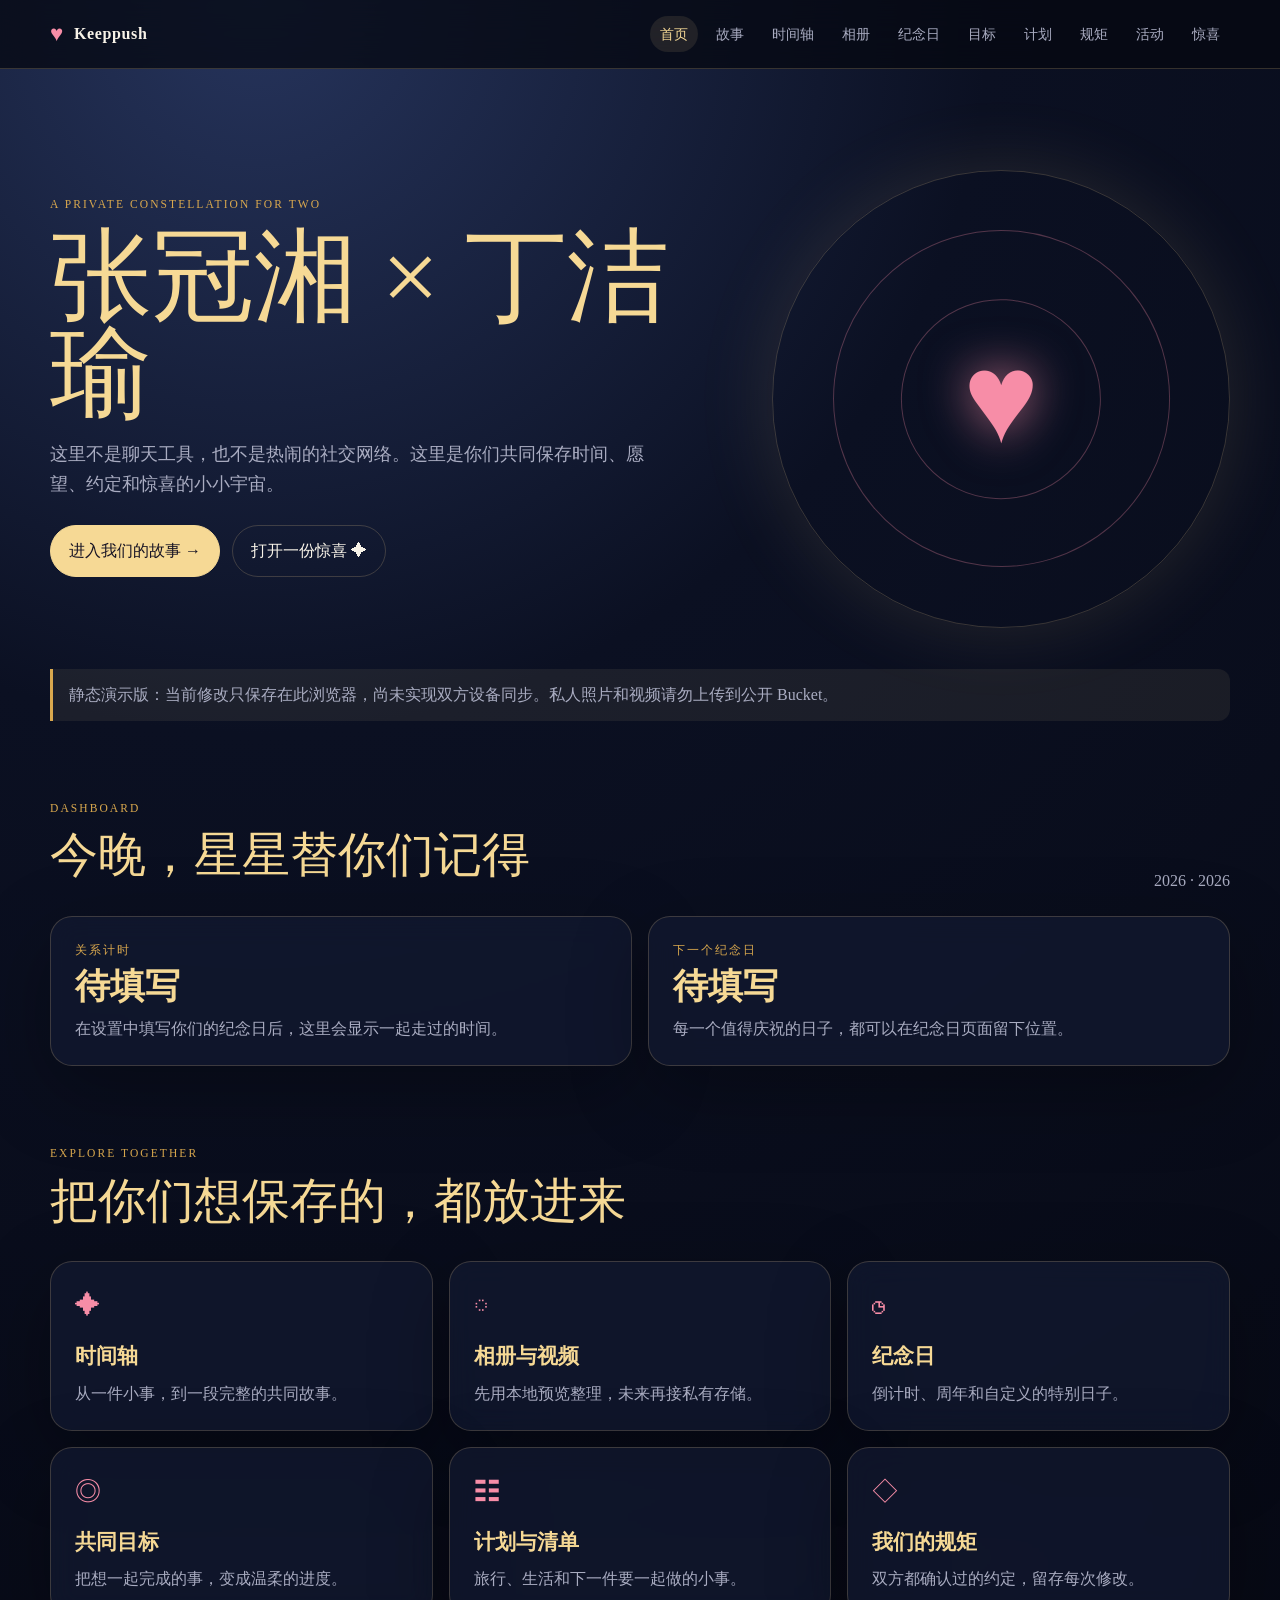
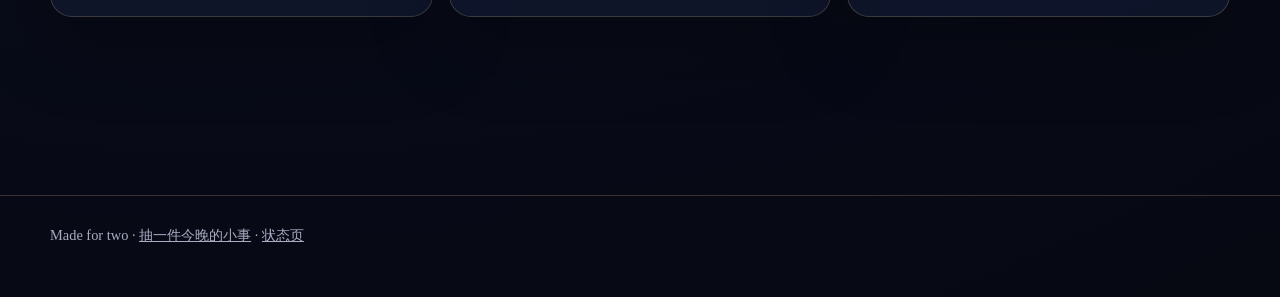
<file: index.html>
<!doctype html><html lang="zh-CN"><head><meta charset="utf-8"><meta name="viewport" content="width=device-width,initial-scale=1"><meta name="description" content="张冠湘与丁洁瑜的共同纪念空间"><title>两个人的小宇宙 · Keeppush</title><link rel="stylesheet" href="assets/css/theme.css"></head><body><div class="stars"></div><header class="topbar"><div class="shell nav"><a class="brand" href="index.html"><span class="brand-mark">♥</span>Keeppush</a><nav class="navlinks" data-nav></nav></div></header><main class="shell"><section class="hero"><div><div class="eyebrow">A private constellation for two</div><h1 data-couple>张冠湘 × 丁洁瑜<span>把重要的照片、计划和那些值得记住的日子，放在同一个安静的地方。</span></h1><p class="lede">这里不是聊天工具，也不是热闹的社交网络。这里是你们共同保存时间、愿望、约定和惊喜的小小宇宙。</p><div class="actions"><a class="button primary" href="story.html">进入我们的故事 →</a><a class="button ghost" href="surprise.html">打开一份惊喜 ✦</a></div></div><div class="hero-orbit"><div class="heart">♥</div></div></section><div class="notice">静态演示版：当前修改只保存在此浏览器，尚未实现双方设备同步。私人照片和视频请勿上传到公开 Bucket。</div><section class="section"><div class="section-head"><div><div class="eyebrow">Dashboard</div><h2>今晚，星星替你们记得</h2></div><span class="muted">2026 · <span data-year></span></span></div><div class="grid two"><article class="card"><div class="eyebrow">关系计时</div><div class="stat">待填写</div><p>在设置中填写你们的纪念日后，这里会显示一起走过的时间。</p></article><article class="card"><div class="eyebrow">下一个纪念日</div><div class="stat">待填写</div><p>每一个值得庆祝的日子，都可以在纪念日页面留下位置。</p></article></div></section><section class="section"><div class="section-head"><div><div class="eyebrow">Explore together</div><h2>把你们想保存的，都放进来</h2></div></div><div class="grid"><a class="card card-link" href="timeline.html"><div class="icon">✦</div><h3>时间轴</h3><p>从一件小事，到一段完整的共同故事。</p></a><a class="card card-link" href="memories.html"><div class="icon">◌</div><h3>相册与视频</h3><p>先用本地预览整理，未来再接私有存储。</p></a><a class="card card-link" href="anniversary.html"><div class="icon">◷</div><h3>纪念日</h3><p>倒计时、周年和自定义的特别日子。</p></a><a class="card card-link" href="goals.html"><div class="icon">◎</div><h3>共同目标</h3><p>把想一起完成的事，变成温柔的进度。</p></a><a class="card card-link" href="plans.html"><div class="icon">☷</div><h3>计划与清单</h3><p>旅行、生活和下一件要一起做的小事。</p></a><a class="card card-link" href="rules.html"><div class="icon">◇</div><h3>我们的规矩</h3><p>双方都确认过的约定，留存每次修改。</p></a></div></section></main><footer class="footer"><div class="shell">Made for two · <a href="activities.html" class="muted">抽一件今晚的小事</a> · <a href="error.html" class="muted">状态页</a></div></footer><script src="assets/js/data.js"></script><script src="assets/js/site.js"></script><script src="assets/js/page-index.js"></script></body></html>
</file>
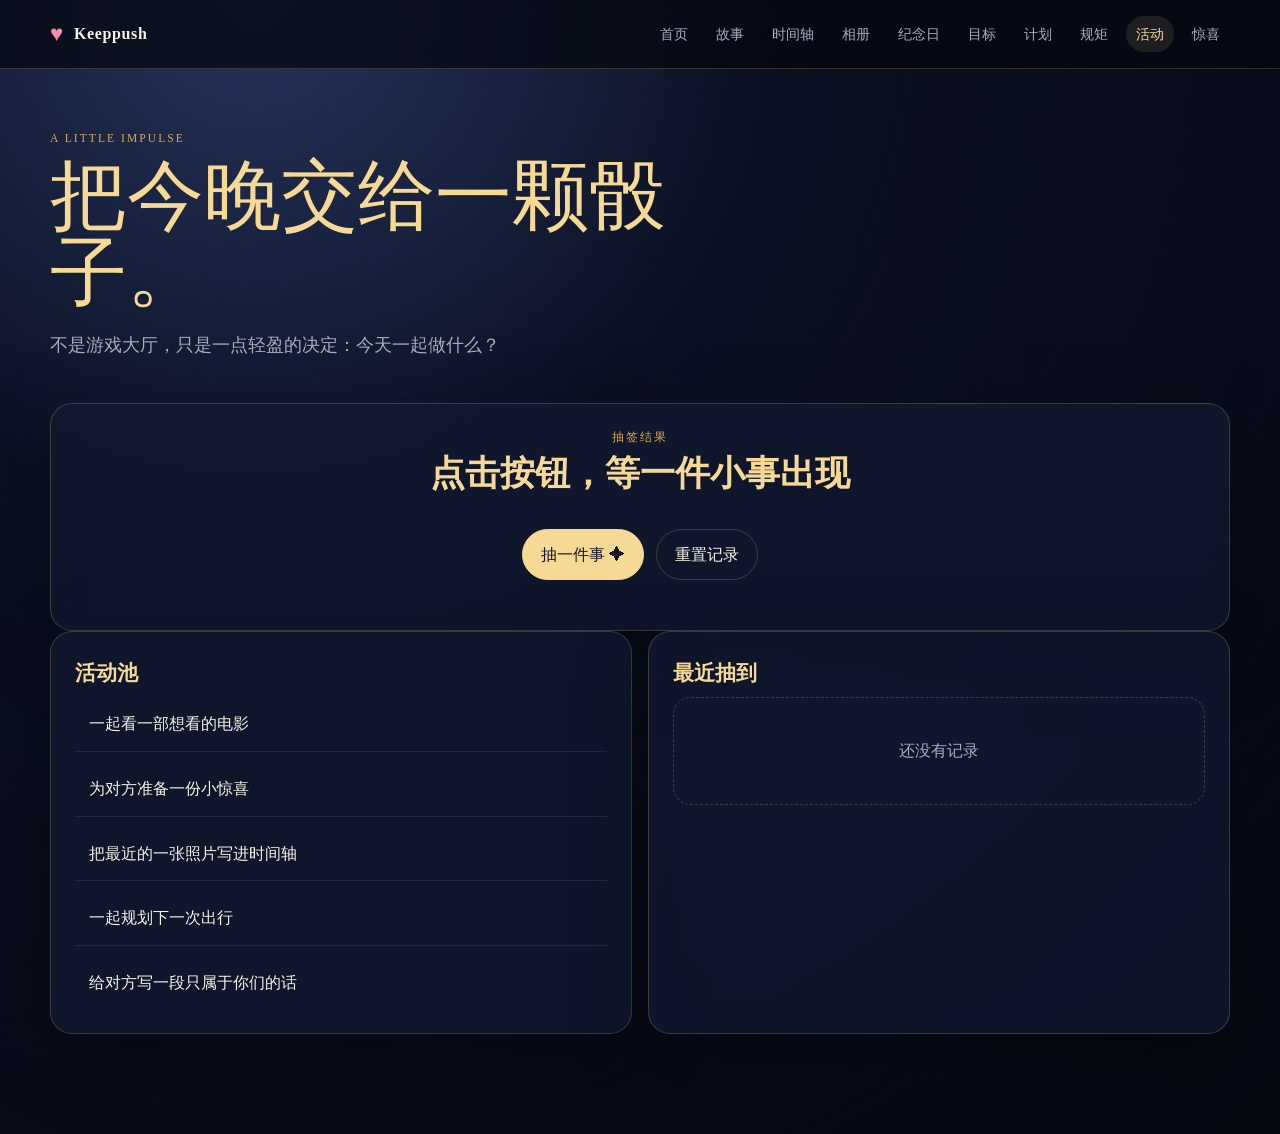
<file: activities.html>
<!doctype html><html lang="zh-CN"><head><meta charset="utf-8"><meta name="viewport" content="width=device-width,initial-scale=1"><title>随机活动 · Keeppush</title><link rel="stylesheet" href="assets/css/theme.css"></head><body><div class="stars"></div><header class="topbar"><div class="shell nav"><a class="brand" href="index.html"><span class="brand-mark">♥</span>Keeppush</a><nav class="navlinks" data-nav></nav></div></header><main class="shell"><section class="page-title"><div class="eyebrow">A little impulse</div><h1>把今晚交给一颗骰子。</h1><p class="lede">不是游戏大厅，只是一点轻盈的决定：今天一起做什么？</p></section><div class="card" style="text-align:center"><div class="eyebrow">抽签结果</div><div class="stat" id="activity-result">点击按钮，等一件小事出现</div><div class="actions" style="justify-content:center"><button class="button primary" id="draw-activity">抽一件事 ✦</button><button class="button ghost" id="reset-activity">重置记录</button></div></div><section class="grid two"><div class="card"><h3>活动池</h3><div class="list" id="activity-list"></div></div><div class="card"><h3>最近抽到</h3><div class="list" id="activity-history"><div class="empty">还没有记录</div></div></div></section></main><script src="assets/js/data.js"></script><script src="assets/js/site.js"></script><script src="assets/js/page-activities.js"></script></body></html>
</file>
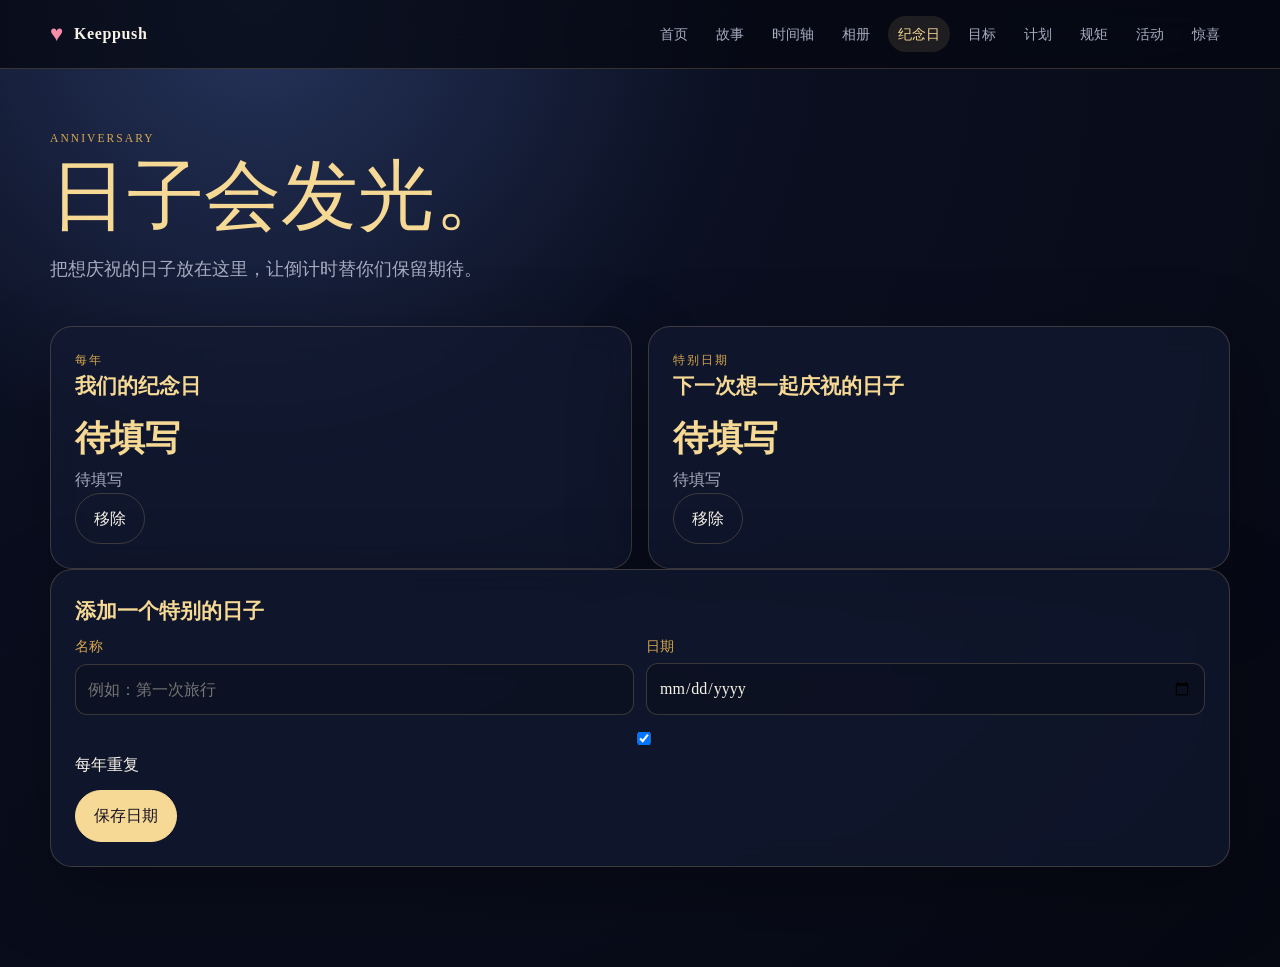
<file: anniversary.html>
<!doctype html><html lang="zh-CN"><head><meta charset="utf-8"><meta name="viewport" content="width=device-width,initial-scale=1"><title>纪念日 · Keeppush</title><link rel="stylesheet" href="assets/css/theme.css"></head><body><div class="stars"></div><header class="topbar"><div class="shell nav"><a class="brand" href="index.html"><span class="brand-mark">♥</span>Keeppush</a><nav class="navlinks" data-nav></nav></div></header><main class="shell"><section class="page-title"><div class="eyebrow">Anniversary</div><h1>日子会发光。</h1><p class="lede">把想庆祝的日子放在这里，让倒计时替你们保留期待。</p></section><div class="grid two" id="anniversary-list"></div><section class="card"><h3>添加一个特别的日子</h3><form id="anniversary-form"><div class="form-row"><div class="field"><label for="ann-name">名称</label><input id="ann-name" required placeholder="例如：第一次旅行"></div><div class="field"><label for="ann-date">日期</label><input id="ann-date" type="date" required></div></div><label class="field"><span><input id="ann-repeat" type="checkbox" checked> 每年重复</span></label><button class="button primary">保存日期</button></form></section></main><script src="assets/js/data.js"></script><script src="assets/js/site.js"></script><script src="assets/js/page-anniversary.js"></script></body></html>
</file>
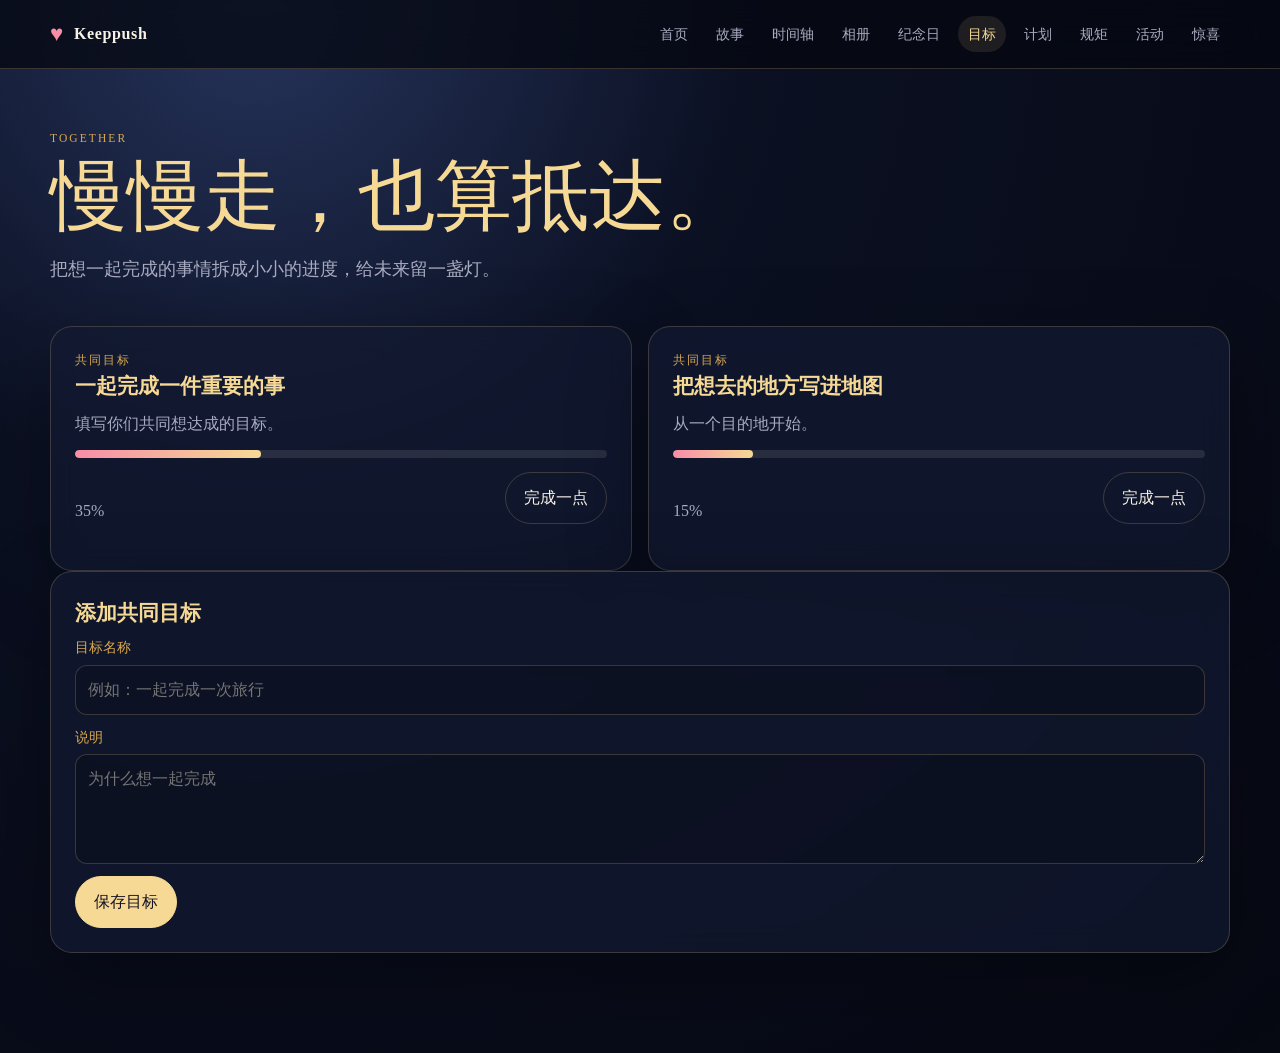
<file: goals.html>
<!doctype html><html lang="zh-CN"><head><meta charset="utf-8"><meta name="viewport" content="width=device-width,initial-scale=1"><title>共同目标 · Keeppush</title><link rel="stylesheet" href="assets/css/theme.css"></head><body><div class="stars"></div><header class="topbar"><div class="shell nav"><a class="brand" href="index.html"><span class="brand-mark">♥</span>Keeppush</a><nav class="navlinks" data-nav></nav></div></header><main class="shell"><section class="page-title"><div class="eyebrow">Together</div><h1>慢慢走，也算抵达。</h1><p class="lede">把想一起完成的事情拆成小小的进度，给未来留一盏灯。</p></section><div class="grid two" id="goals-list"></div><section class="card"><h3>添加共同目标</h3><form id="goal-form"><div class="field"><label for="goal-title">目标名称</label><input id="goal-title" required placeholder="例如：一起完成一次旅行"></div><div class="field"><label for="goal-detail">说明</label><textarea id="goal-detail" placeholder="为什么想一起完成"></textarea></div><button class="button primary">保存目标</button></form></section></main><script src="assets/js/data.js"></script><script src="assets/js/site.js"></script><script src="assets/js/page-goals.js"></script></body></html>
</file>
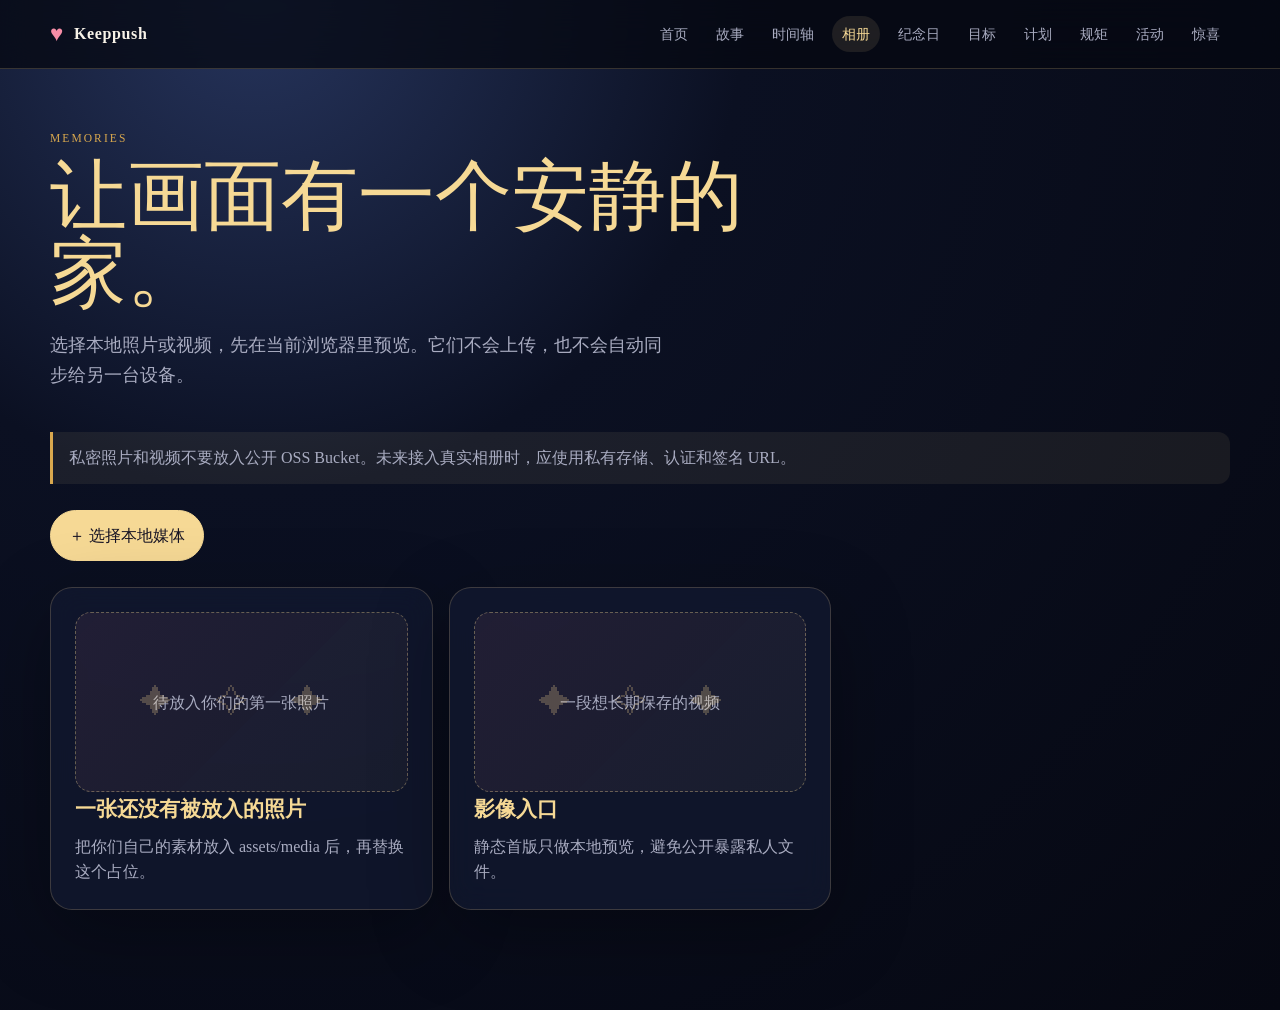
<file: memories.html>
<!doctype html><html lang="zh-CN"><head><meta charset="utf-8"><meta name="viewport" content="width=device-width,initial-scale=1"><title>相册与视频 · Keeppush</title><link rel="stylesheet" href="assets/css/theme.css"></head><body><div class="stars"></div><header class="topbar"><div class="shell nav"><a class="brand" href="index.html"><span class="brand-mark">♥</span>Keeppush</a><nav class="navlinks" data-nav></nav></div></header><main class="shell"><section class="page-title"><div class="eyebrow">Memories</div><h1>让画面有一个安静的家。</h1><p class="lede">选择本地照片或视频，先在当前浏览器里预览。它们不会上传，也不会自动同步给另一台设备。</p></section><div class="notice">私密照片和视频不要放入公开 OSS Bucket。未来接入真实相册时，应使用私有存储、认证和签名 URL。</div><div class="actions"><label class="button primary" for="media-input">＋ 选择本地媒体</label><input class="visually-hidden" id="media-input" type="file" accept="image/*,video/*" multiple></div><div class="grid" id="media-grid"><article class="card"><div class="media-placeholder">待放入你们的第一张照片</div><h3>一张还没有被放入的照片</h3><p>把你们自己的素材放入 assets/media 后，再替换这个占位。</p></article><article class="card"><div class="media-placeholder">一段想长期保存的视频</div><h3>影像入口</h3><p>静态首版只做本地预览，避免公开暴露私人文件。</p></article></div></main><script src="assets/js/data.js"></script><script src="assets/js/site.js"></script><script src="assets/js/page-memories.js"></script></body></html>
</file>
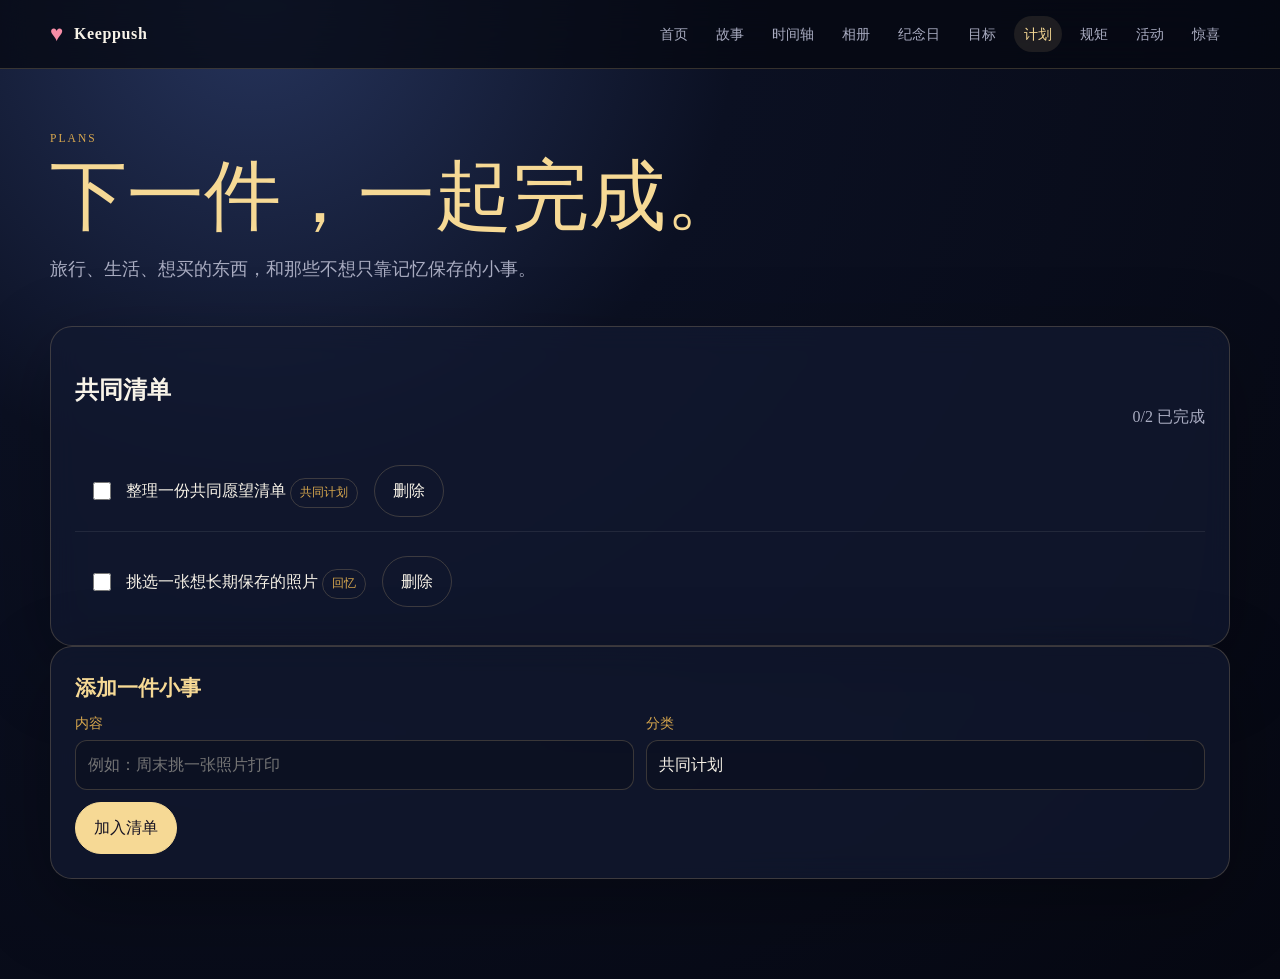
<file: plans.html>
<!doctype html><html lang="zh-CN"><head><meta charset="utf-8"><meta name="viewport" content="width=device-width,initial-scale=1"><title>计划与清单 · Keeppush</title><link rel="stylesheet" href="assets/css/theme.css"></head><body><div class="stars"></div><header class="topbar"><div class="shell nav"><a class="brand" href="index.html"><span class="brand-mark">♥</span>Keeppush</a><nav class="navlinks" data-nav></nav></div></header><main class="shell"><section class="page-title"><div class="eyebrow">Plans</div><h1>下一件，一起完成。</h1><p class="lede">旅行、生活、想买的东西，和那些不想只靠记忆保存的小事。</p></section><div class="card"><div class="section-head"><h2>共同清单</h2><span id="plan-progress" class="muted"></span></div><div class="list" id="plans-list"></div></div><section class="card spacer"><h3>添加一件小事</h3><form id="plan-form"><div class="form-row"><div class="field"><label for="plan-text">内容</label><input id="plan-text" required placeholder="例如：周末挑一张照片打印"></div><div class="field"><label for="plan-category">分类</label><input id="plan-category" value="共同计划"></div></div><button class="button primary">加入清单</button></form></section></main><script src="assets/js/data.js"></script><script src="assets/js/site.js"></script><script src="assets/js/page-plans.js"></script></body></html>
</file>
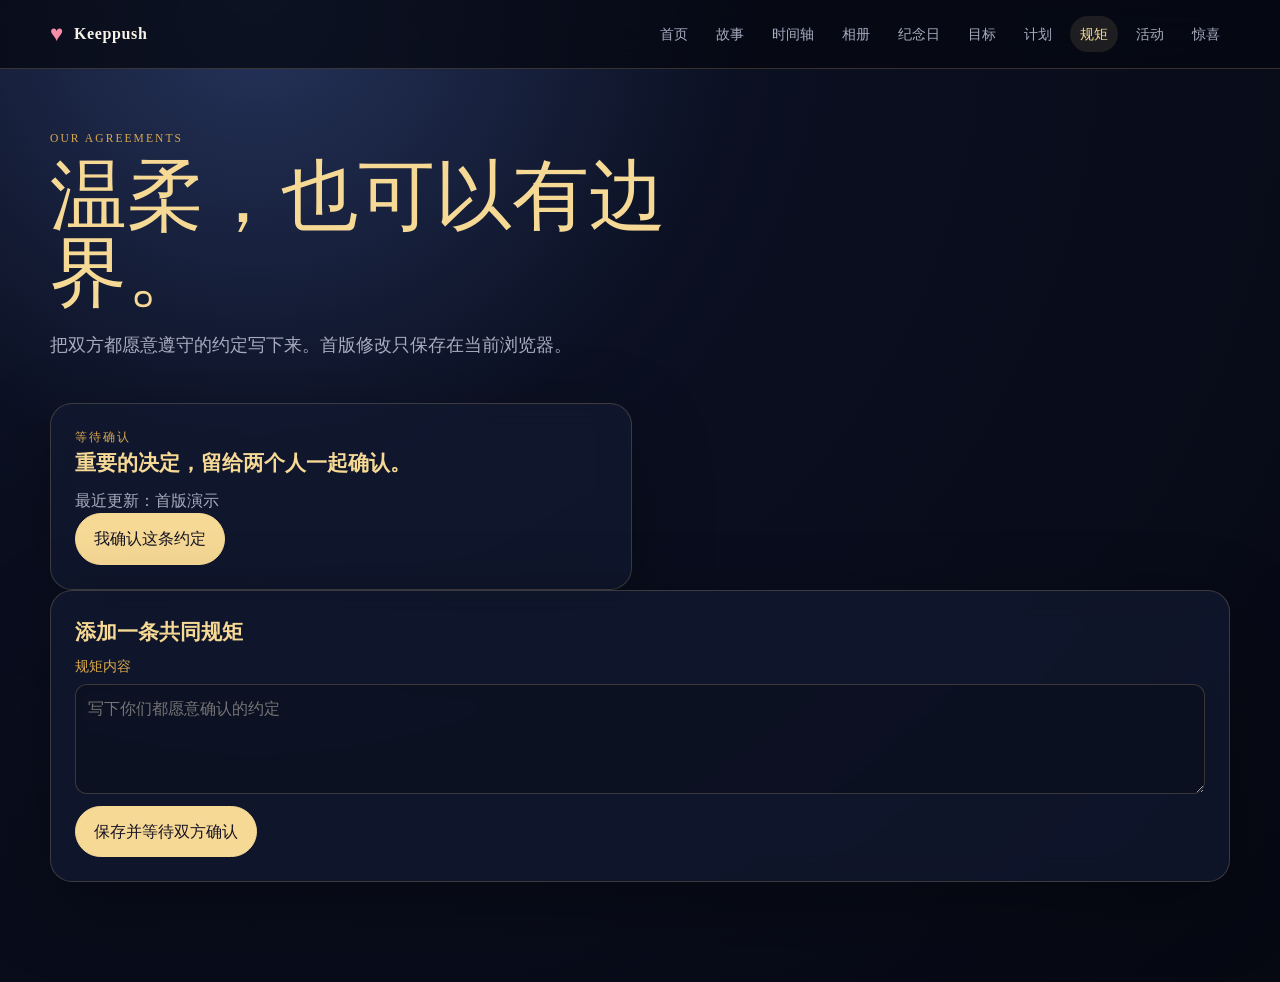
<file: rules.html>
<!doctype html><html lang="zh-CN"><head><meta charset="utf-8"><meta name="viewport" content="width=device-width,initial-scale=1"><title>我们的规矩 · Keeppush</title><link rel="stylesheet" href="assets/css/theme.css"></head><body><div class="stars"></div><header class="topbar"><div class="shell nav"><a class="brand" href="index.html"><span class="brand-mark">♥</span>Keeppush</a><nav class="navlinks" data-nav></nav></div></header><main class="shell"><section class="page-title"><div class="eyebrow">Our agreements</div><h1>温柔，也可以有边界。</h1><p class="lede">把双方都愿意遵守的约定写下来。首版修改只保存在当前浏览器。</p></section><div class="grid two" id="rules-list"></div><section class="card"><h3>添加一条共同规矩</h3><form id="rule-form"><div class="field"><label for="rule-text">规矩内容</label><textarea id="rule-text" required placeholder="写下你们都愿意确认的约定"></textarea></div><button class="button primary">保存并等待双方确认</button></form></section></main><script src="assets/js/data.js"></script><script src="assets/js/site.js"></script><script src="assets/js/page-rules.js"></script></body></html>
</file>
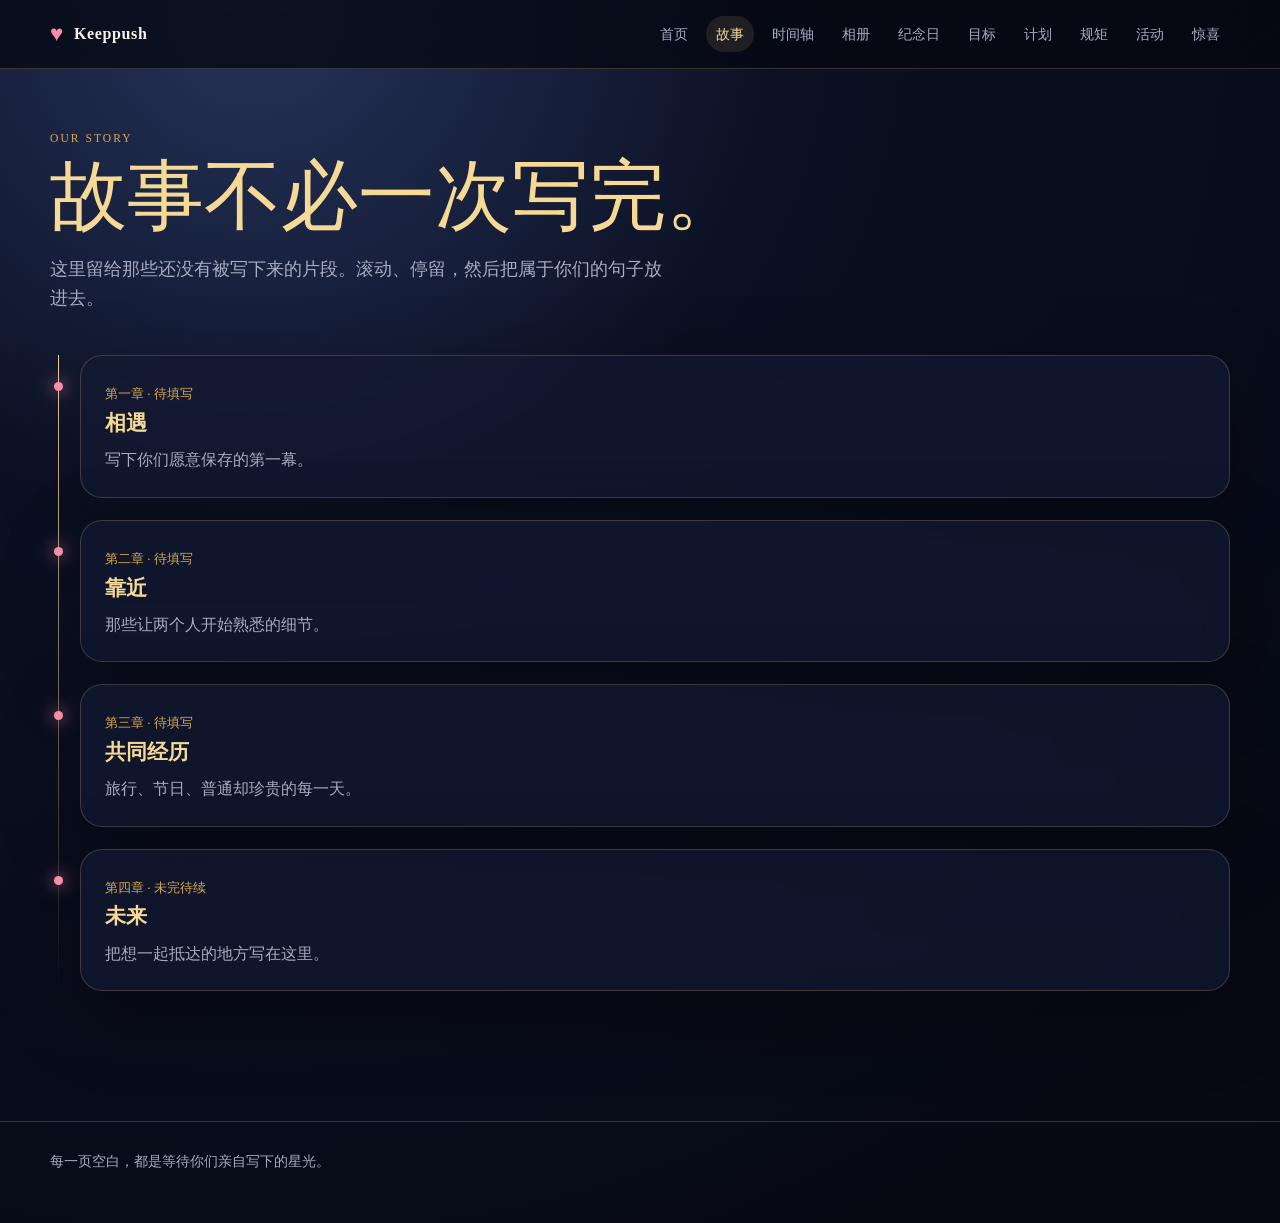
<file: story.html>
<!doctype html><html lang="zh-CN"><head><meta charset="utf-8"><meta name="viewport" content="width=device-width,initial-scale=1"><title>我们的故事 · Keeppush</title><link rel="stylesheet" href="assets/css/theme.css"></head><body><div class="stars"></div><header class="topbar"><div class="shell nav"><a class="brand" href="index.html"><span class="brand-mark">♥</span>Keeppush</a><nav class="navlinks" data-nav></nav></div></header><main class="shell"><section class="page-title"><div class="eyebrow">Our story</div><h1>故事不必一次写完。</h1><p class="lede">这里留给那些还没有被写下来的片段。滚动、停留，然后把属于你们的句子放进去。</p></section><section class="timeline" id="story-list"><article class="timeline-item card"><time>第一章 · 待填写</time><h3>相遇</h3><p>写下你们愿意保存的第一幕。</p></article><article class="timeline-item card"><time>第二章 · 待填写</time><h3>靠近</h3><p>那些让两个人开始熟悉的细节。</p></article><article class="timeline-item card"><time>第三章 · 待填写</time><h3>共同经历</h3><p>旅行、节日、普通却珍贵的每一天。</p></article><article class="timeline-item card"><time>第四章 · 未完待续</time><h3>未来</h3><p>把想一起抵达的地方写在这里。</p></article></section></main><footer class="footer"><div class="shell">每一页空白，都是等待你们亲自写下的星光。</div></footer><script src="assets/js/data.js"></script><script src="assets/js/site.js"></script></body></html>
</file>
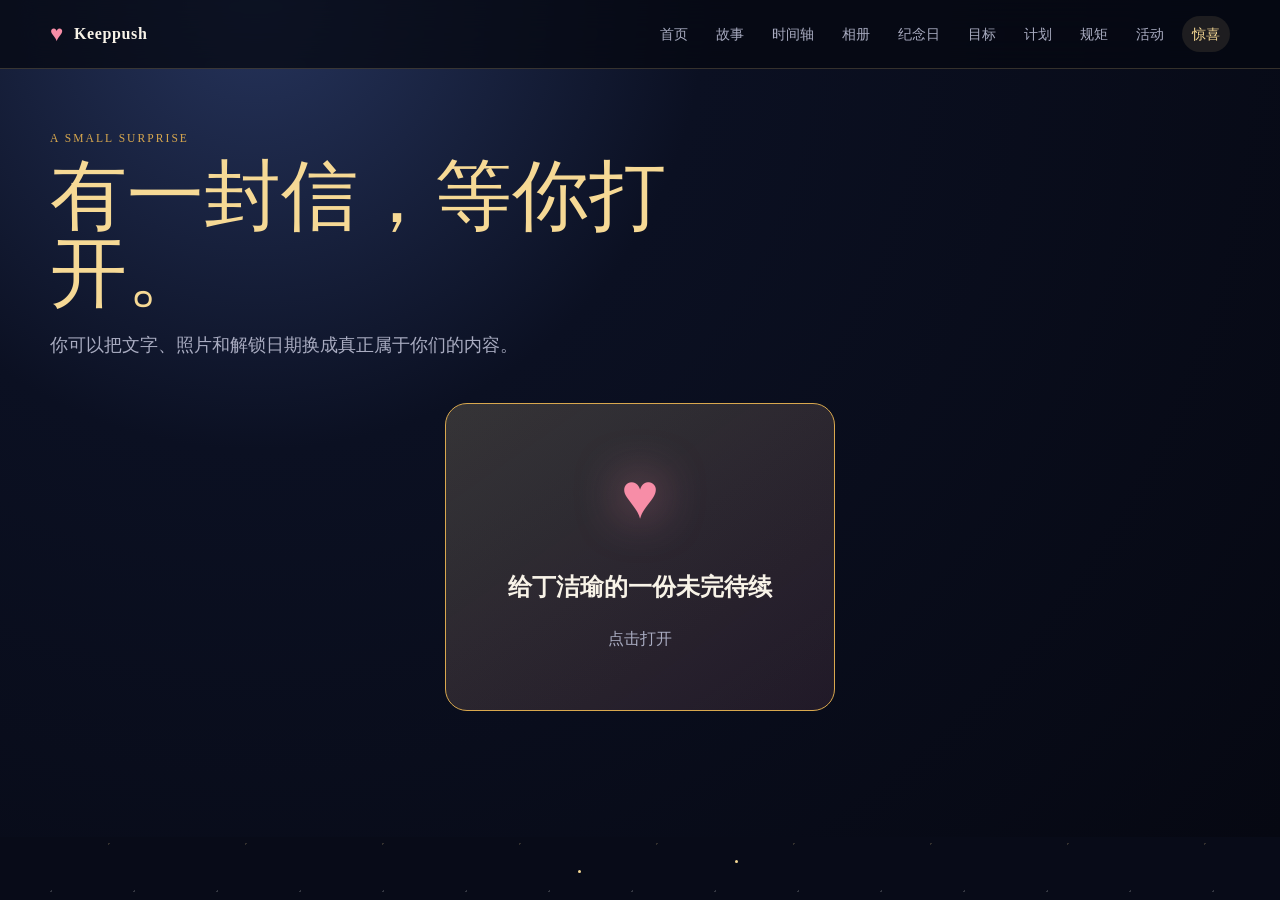
<file: surprise.html>
<!doctype html><html lang="zh-CN"><head><meta charset="utf-8"><meta name="viewport" content="width=device-width,initial-scale=1"><title>一份惊喜 · Keeppush</title><link rel="stylesheet" href="assets/css/theme.css"></head><body><div class="stars"></div><header class="topbar"><div class="shell nav"><a class="brand" href="index.html"><span class="brand-mark">♥</span>Keeppush</a><nav class="navlinks" data-nav></nav></div></header><main class="shell"><section class="page-title"><div class="eyebrow">A small surprise</div><h1>有一封信，等你打开。</h1><p class="lede">你可以把文字、照片和解锁日期换成真正属于你们的内容。</p></section><div class="envelope" id="envelope" role="button" tabindex="0"><div class="heart">♥</div><h2>给丁洁瑜的一份未完待续</h2><p class="muted">点击打开</p></div><div class="surprise-content" id="surprise-content"><div class="grid two"><article class="card"><div class="media-placeholder">待放入一张浪漫照片</div></article><article class="card"><div class="eyebrow">To 丁洁瑜</div><h2>谢谢你，出现在张冠湘的故事里。</h2><p class="muted">这里放你们真正想说的话。让每次打开，都像重新收到一封信。</p></article></div><div class="card spacer" style="text-align:center"><div class="heart">♥</div><p>愿你们把普通日子过成值得保存的星光。</p></div></div></main><script src="assets/js/data.js"></script><script src="assets/js/site.js"></script><script src="assets/js/page-surprise.js"></script></body></html>
</file>
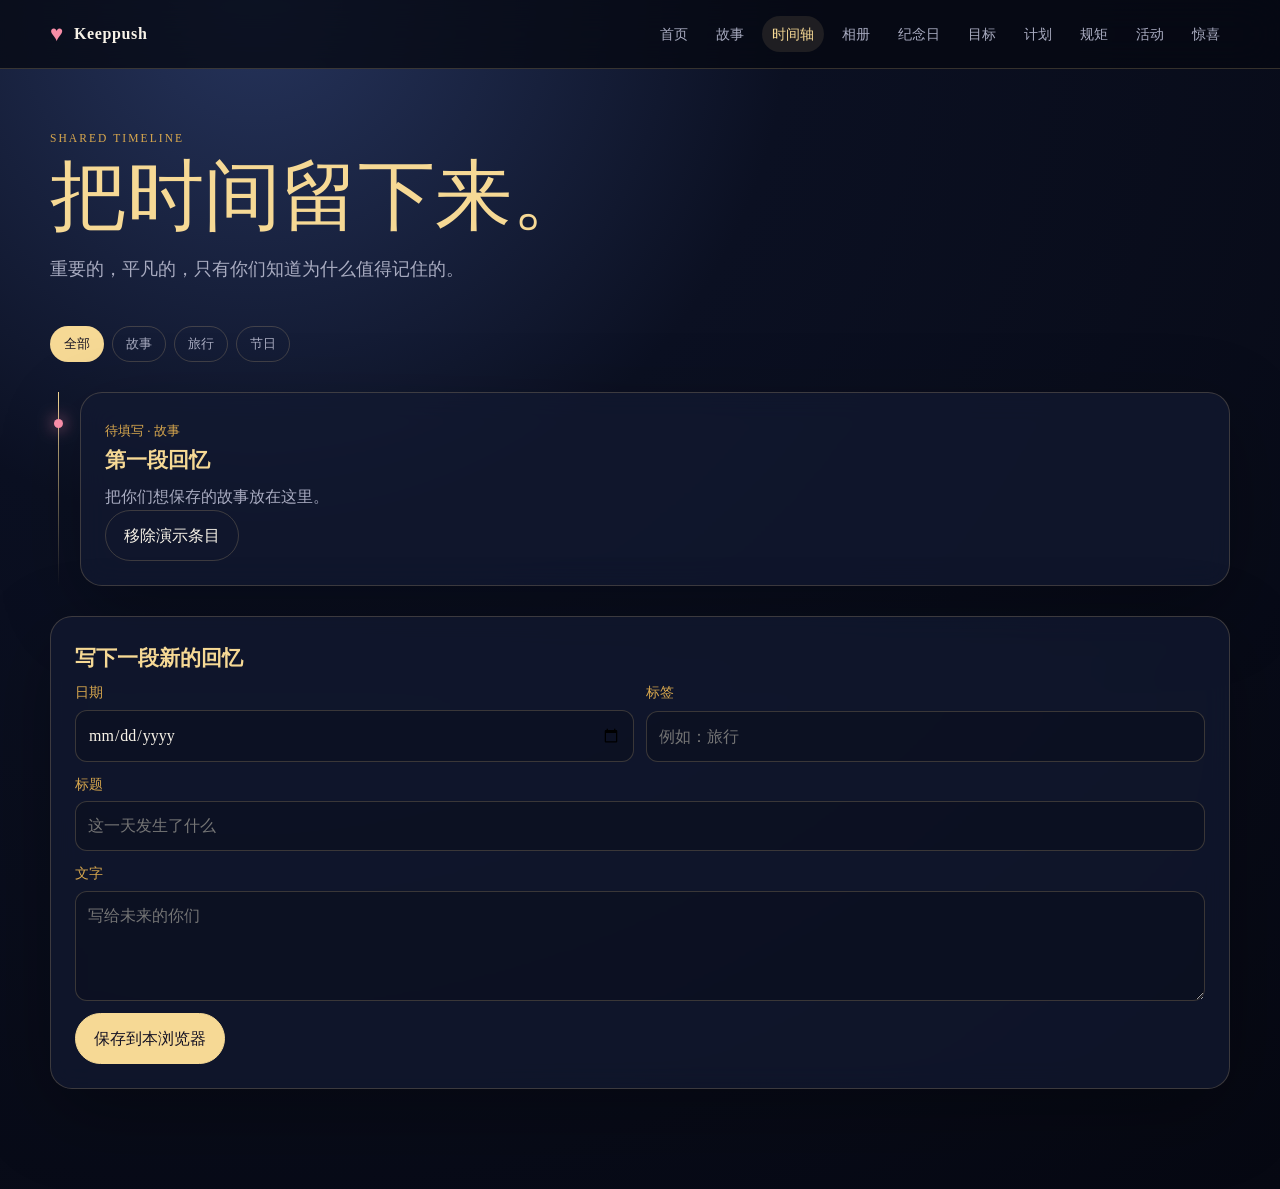
<file: timeline.html>
<!doctype html><html lang="zh-CN"><head><meta charset="utf-8"><meta name="viewport" content="width=device-width,initial-scale=1"><title>共同时间轴 · Keeppush</title><link rel="stylesheet" href="assets/css/theme.css"></head><body><div class="stars"></div><header class="topbar"><div class="shell nav"><a class="brand" href="index.html"><span class="brand-mark">♥</span>Keeppush</a><nav class="navlinks" data-nav></nav></div></header><main class="shell"><section class="page-title"><div class="eyebrow">Shared timeline</div><h1>把时间留下来。</h1><p class="lede">重要的，平凡的，只有你们知道为什么值得记住的。</p></section><div class="filters" id="timeline-filters"><button class="active" data-filter="all">全部</button><button data-filter="故事">故事</button><button data-filter="旅行">旅行</button><button data-filter="节日">节日</button></div><div class="timeline" id="timeline-list"></div><section class="card"><h3>写下一段新的回忆</h3><form id="timeline-form"><div class="form-row"><div class="field"><label for="memory-date">日期</label><input id="memory-date" type="date"></div><div class="field"><label for="memory-tag">标签</label><input id="memory-tag" placeholder="例如：旅行"></div></div><div class="field"><label for="memory-title">标题</label><input id="memory-title" required placeholder="这一天发生了什么"></div><div class="field"><label for="memory-text">文字</label><textarea id="memory-text" placeholder="写给未来的你们"></textarea></div><button class="button primary">保存到本浏览器</button></form></section></main><script src="assets/js/data.js"></script><script src="assets/js/site.js"></script><script src="assets/js/page-timeline.js"></script></body></html>
</file>
<file: assets/css/theme.css>
:root{--ink:#080b18;--ink2:#10162b;--panel:rgba(19,25,49,.72);--line:rgba(245,211,143,.2);--gold:#f6d995;--gold2:#d9a84e;--rose:#f78da7;--text:#f8f3e8;--muted:#a9acc1;--shadow:0 24px 80px rgba(0,0,0,.3);--radius:22px;font-family:Georgia,'Times New Roman',serif;color:var(--text);background:var(--ink)}
*{box-sizing:border-box}html{scroll-behavior:smooth}body{margin:0;min-width:320px;background:radial-gradient(circle at 20% 0%,#26345c 0,#0b1022 34%,#060812 100%);color:var(--text);line-height:1.6}body:before{content:"";position:fixed;inset:0;pointer-events:none;z-index:-1;background-image:radial-gradient(#fff 1px,transparent 1px),radial-gradient(#f6d995 1px,transparent 1px);background-size:83px 83px,137px 137px;background-position:10px 20px,40px 90px;opacity:.18}.shell{width:min(1180px,calc(100% - 32px));margin:auto}.topbar{position:sticky;top:0;z-index:10;backdrop-filter:blur(18px);background:rgba(6,8,18,.76);border-bottom:1px solid var(--line)}.nav{min-height:68px;display:flex;align-items:center;justify-content:space-between;gap:20px}.brand{color:var(--text);text-decoration:none;display:flex;align-items:center;gap:10px;font-weight:700;letter-spacing:.04em}.brand-mark{color:var(--rose);font-size:1.4rem}.navlinks{display:flex;flex-wrap:wrap;gap:8px}.navlinks a{color:var(--muted);text-decoration:none;padding:7px 10px;border-radius:99px;font-size:.88rem}.navlinks a:hover,.navlinks a.active{color:var(--gold);background:rgba(246,217,149,.1)}main{padding:60px 0 100px}.eyebrow{color:var(--gold2);text-transform:uppercase;letter-spacing:.18em;font-size:.72rem}.hero{min-height:540px;display:grid;align-items:center;grid-template-columns:1.2fr .8fr;gap:36px}.hero h1{font-size:clamp(3rem,8vw,7rem);line-height:.95;margin:14px 0;color:var(--gold);font-weight:400}.hero h1 span{display:block;color:var(--text);font-size:.4em;line-height:1.35;margin-top:20px}.lede{font-size:1.15rem;color:var(--muted);max-width:620px}.actions{display:flex;flex-wrap:wrap;gap:12px;margin:26px 0}.button{display:inline-flex;align-items:center;gap:9px;border:1px solid var(--line);border-radius:99px;padding:12px 18px;background:rgba(246,217,149,.1);color:var(--gold);text-decoration:none;cursor:pointer;font:inherit}.button:hover{background:rgba(246,217,149,.2);transform:translateY(-2px)}.button.primary{background:var(--gold);color:#161324;border-color:var(--gold)}.button.ghost{background:transparent;color:var(--text)}.hero-orbit{aspect-ratio:1;border:1px solid var(--line);border-radius:50%;position:relative;display:grid;place-items:center;box-shadow:0 0 80px rgba(246,217,149,.12)}.hero-orbit:before,.hero-orbit:after{content:"";position:absolute;border:1px solid rgba(247,141,167,.3);border-radius:50%;inset:13%;transform:rotate(28deg)}.hero-orbit:after{inset:28%;transform:rotate(-42deg)}.heart{font-size:clamp(4rem,10vw,8rem);color:var(--rose);filter:drop-shadow(0 0 24px rgba(247,141,167,.7));animation:pulse 3s ease-in-out infinite}.section{margin:78px 0}.section-head{display:flex;justify-content:space-between;align-items:end;gap:18px;margin-bottom:22px}.section h2{font-size:clamp(1.8rem,4vw,3rem);font-weight:400;color:var(--gold);margin:0}.muted{color:var(--muted)}.grid{display:grid;grid-template-columns:repeat(3,1fr);gap:16px}.grid.two{grid-template-columns:repeat(2,1fr)}.card{background:var(--panel);border:1px solid var(--line);border-radius:var(--radius);padding:24px;box-shadow:var(--shadow);backdrop-filter:blur(14px)}.card h3{margin:0 0 8px;color:var(--gold);font-size:1.3rem}.card p{margin:0;color:var(--muted)}.card-link{display:block;color:inherit;text-decoration:none;transition:.2s}.card-link:hover{transform:translateY(-5px);border-color:rgba(246,217,149,.55)}.icon{font-size:1.6rem;color:var(--rose);margin-bottom:12px}.stat{font-size:2.2rem;color:var(--gold);font-weight:700}.tag{display:inline-block;border:1px solid var(--line);border-radius:99px;color:var(--gold2);font-size:.78rem;padding:4px 9px;margin:4px 4px 0 0}.notice{border-left:3px solid var(--gold2);background:rgba(246,217,149,.07);padding:13px 16px;color:var(--muted);border-radius:0 12px 12px 0}.page-title{max-width:760px;margin-bottom:42px}.page-title h1{font-size:clamp(2.6rem,6vw,5.2rem);font-weight:400;line-height:1;margin:12px 0;color:var(--gold)}.timeline{position:relative;margin:30px 0;padding-left:30px}.timeline:before{content:"";position:absolute;left:8px;top:0;bottom:0;width:1px;background:linear-gradient(var(--gold),transparent)}.timeline-item{position:relative;margin:0 0 22px}.timeline-item:before{content:"";position:absolute;left:-27px;top:26px;width:9px;height:9px;border-radius:50%;background:var(--rose);box-shadow:0 0 16px var(--rose)}.timeline-item time{color:var(--gold2);font-size:.82rem}.media-placeholder{min-height:180px;border:1px dashed rgba(246,217,149,.35);border-radius:16px;display:grid;place-items:center;text-align:center;color:var(--muted);background:linear-gradient(135deg,rgba(247,141,167,.08),rgba(246,217,149,.04));position:relative;overflow:hidden}.media-placeholder:after{content:"✦  ✧  ✦";position:absolute;font-size:2rem;color:rgba(246,217,149,.25);letter-spacing:18px}.filters{display:flex;flex-wrap:wrap;gap:8px;margin-bottom:20px}.filters button{border:1px solid var(--line);background:transparent;color:var(--muted);border-radius:99px;padding:8px 13px;cursor:pointer}.filters button.active{background:var(--gold);color:#161324}.progress{height:8px;background:rgba(255,255,255,.1);border-radius:99px;overflow:hidden;margin:14px 0}.progress span{display:block;height:100%;background:linear-gradient(90deg,var(--rose),var(--gold));border-radius:inherit}.form-row{display:grid;grid-template-columns:repeat(2,1fr);gap:12px}.field{display:grid;gap:6px;margin-bottom:12px}.field label{color:var(--gold2);font-size:.85rem}.field input,.field textarea,.field select{width:100%;padding:11px 12px;border:1px solid var(--line);border-radius:12px;background:rgba(0,0,0,.18);color:var(--text);font:inherit}.field textarea{min-height:110px;resize:vertical}.list{display:grid;gap:10px}.list-row{display:flex;align-items:center;gap:12px;padding:14px;border-bottom:1px solid rgba(255,255,255,.08)}.list-row:last-child{border:0}.list-row input[type=checkbox]{accent-color:var(--rose);width:18px;height:18px}.list-row.done .list-text{text-decoration:line-through;color:var(--muted)}.footer{border-top:1px solid var(--line);padding:28px 0 50px;color:var(--muted);font-size:.9rem}.toast{position:fixed;right:18px;bottom:18px;z-index:20;background:#1a2038;border:1px solid var(--gold2);color:var(--text);border-radius:12px;padding:12px 15px;box-shadow:var(--shadow);opacity:0;transform:translateY(12px);transition:.25s}.toast.show{opacity:1;transform:none}.empty{text-align:center;padding:40px;color:var(--muted);border:1px dashed var(--line);border-radius:18px}.envelope{width:min(390px,100%);margin:26px auto;padding:42px 28px;text-align:center;border:1px solid var(--gold2);border-radius:22px;background:linear-gradient(145deg,rgba(246,217,149,.18),rgba(247,141,167,.1));cursor:pointer}.envelope .heart{font-size:4rem}.surprise-content{display:none}.surprise-content.revealed{display:block;animation:rise .8s ease both}.stars{position:fixed;inset:0;pointer-events:none;overflow:hidden;z-index:-1}.stars i{position:absolute;width:3px;height:3px;border-radius:50%;background:var(--gold);animation:twinkle 3s ease-in-out infinite}.visually-hidden{position:absolute!important;width:1px;height:1px;overflow:hidden;clip:rect(0,0,0,0)}:focus-visible{outline:2px solid var(--gold);outline-offset:3px}@keyframes pulse{50%{transform:scale(1.08)}}@keyframes twinkle{50%{opacity:.15;transform:scale(.6)}}@keyframes rise{from{opacity:0;transform:translateY(20px)}to{opacity:1;transform:none}}@media(max-width:780px){.nav{align-items:flex-start;padding:14px 0;flex-direction:column}.navlinks{max-height:80px;overflow:auto}.hero{grid-template-columns:1fr;min-height:0;padding-top:20px}.hero-orbit{width:min(300px,80vw);margin:auto;order:-1}.grid,.grid.two{grid-template-columns:1fr}.form-row{grid-template-columns:1fr}.section{margin:54px 0}main{padding-top:32px}.page-title h1{font-size:clamp(2.5rem,15vw,4rem)}}@media(prefers-reduced-motion:reduce){*,*:before,*:after{animation-duration:.01ms!important;scroll-behavior:auto!important;transition:none!important}}
</file>
